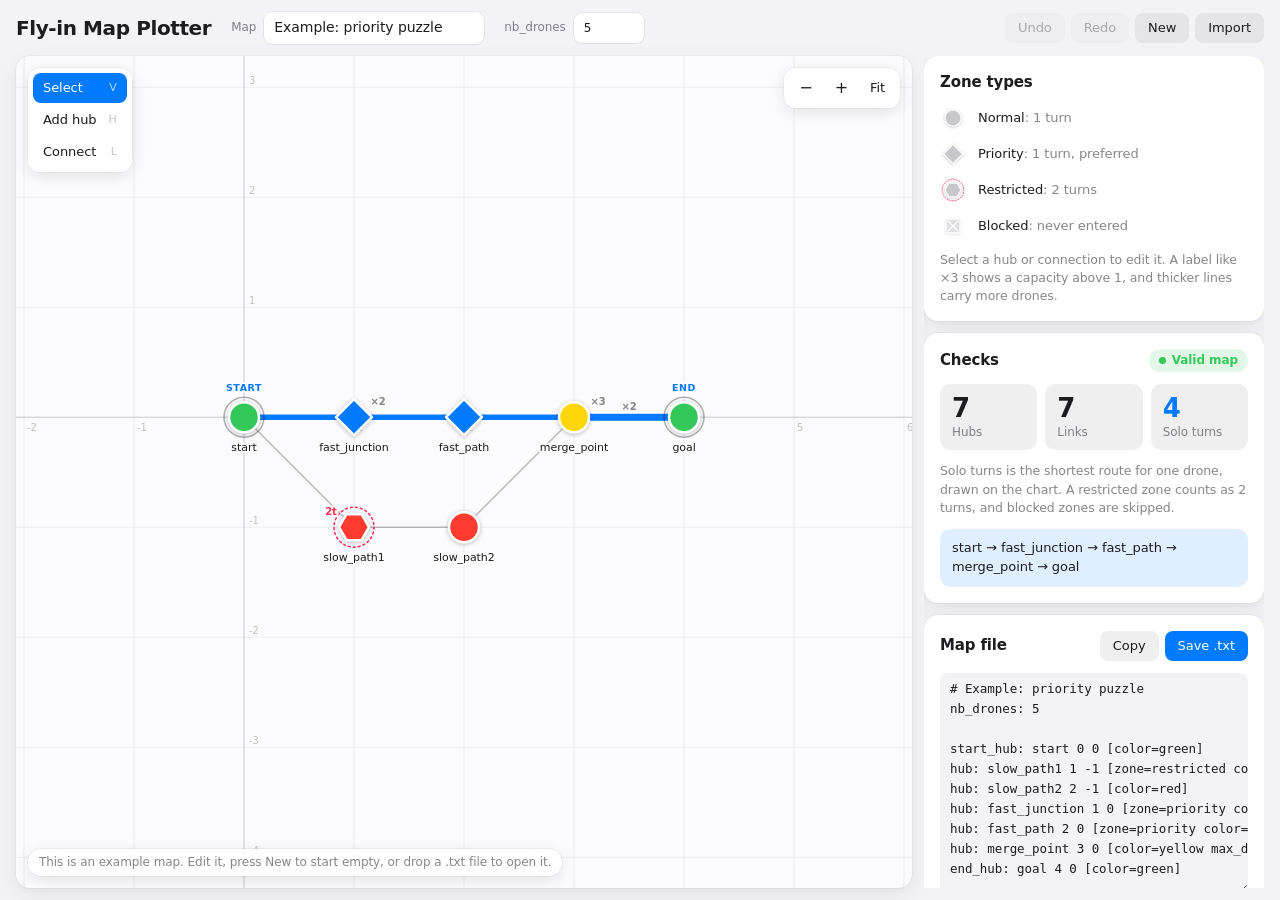
<file: index.html>
<!doctype html>
<html lang="en">
<head>
<meta charset="utf-8">
<meta name="viewport" content="width=device-width, initial-scale=1, viewport-fit=cover">
<title>Fly-in Map Plotter</title>
<link rel="stylesheet" href="css/style.css">
</head>
<body>
<div class="app">
  <header class="top">
    <h1 class="brand">Fly-in Map Plotter</h1>
    <label class="field"><span class="label">Map</span><input type="text" id="mapTitle" spellcheck="false"></label>
    <label class="field"><span class="label">nb_drones</span><input type="number" class="mono" id="nbDrones" min="1" step="1"></label>
    <span class="spacer"></span>
    <div class="group">
      <button class="btn" id="undo" type="button" title="Ctrl+Z">Undo</button>
      <button class="btn" id="redo" type="button" title="Ctrl+Y">Redo</button>
      <button class="btn" id="newMap" type="button">New</button>
      <button class="btn" id="openImport" type="button" title="Ctrl+O, or drop a .txt file anywhere, or press Ctrl+V to paste a map">Import</button>
    </div>
  </header>

  <main class="work">
    <section class="chart" aria-label="Map chart">
      <svg id="svg" role="application" aria-label="Map editor. Use the tool buttons to add hubs and connections."></svg>
      <div class="rail" role="toolbar" aria-label="Tools">
        <button type="button" id="tool-select" data-tool="select">Select <kbd>V</kbd></button>
        <button type="button" id="tool-hub" data-tool="hub">Add hub <kbd>H</kbd></button>
        <button type="button" id="tool-link" data-tool="link">Connect <kbd>L</kbd></button>
      </div>
      <div class="zoom">
        <button type="button" id="zoomOut" aria-label="Zoom out">&minus;</button>
        <button type="button" id="zoomIn" aria-label="Zoom in">+</button>
        <button type="button" id="fit">Fit</button>
      </div>
      <div class="status"><span id="status" aria-live="polite"></span><span id="cursor"></span></div>
    </section>

    <aside class="side">
      <section class="card" id="inspector" aria-label="Selected item"></section>

      <section class="card" aria-label="Map checks">
        <div class="head"><h2>Checks</h2><span class="pill" id="verdict"></span></div>
        <ul class="checks" id="checks"></ul>
        <dl class="stats">
          <div><dt class="label">Hubs</dt><dd id="statHubs"></dd></div>
          <div><dt class="label">Links</dt><dd id="statLinks"></dd></div>
          <div><dt class="label">Solo turns</dt><dd id="statTurns"></dd></div>
        </dl>
        <p class="note">Solo turns is the shortest route for one drone, drawn on the chart. A restricted zone counts as 2 turns, and blocked zones are skipped.</p>
        <p id="routeText" class="note"></p>
      </section>

      <section class="card" aria-label="Map file">
        <div class="head">
          <h2>Map file</h2>
          <div class="group">
            <button class="btn" id="copy" type="button">Copy</button>
            <button class="btn primary" id="save" type="button" title="Ctrl+S" hidden>Save .txt</button>
          </div>
        </div>
        <textarea id="output" readonly spellcheck="false" aria-label="Generated map file"></textarea>
      </section>
    </aside>
  </main>
</div>

<div class="modal" id="importModal" hidden role="dialog" aria-modal="true" aria-labelledby="importTitle">
  <div class="card">
    <h2 id="importTitle">Import a map</h2>
    <p class="note">Choose a .txt file to load it right away, or paste a map below. Your current map stays until the import succeeds, and Undo brings it back afterwards.</p>
    <input type="file" id="importFile" accept=".txt,text/plain">
    <textarea id="importText" spellcheck="false" aria-label="Map text to import" placeholder="nb_drones: 2&#10;start_hub: a 0 0&#10;end_hub: b 1 0&#10;connection: a-b"></textarea>
    <p id="importError" hidden></p>
    <div class="group">
      <button class="btn primary" id="importGo" type="button">Load map</button>
      <button class="btn" id="importCancel" type="button">Cancel</button>
    </div>
  </div>
</div>

<script src="js/core.js"></script>
<script src="js/app.js"></script>
</body>
</html>
</file>
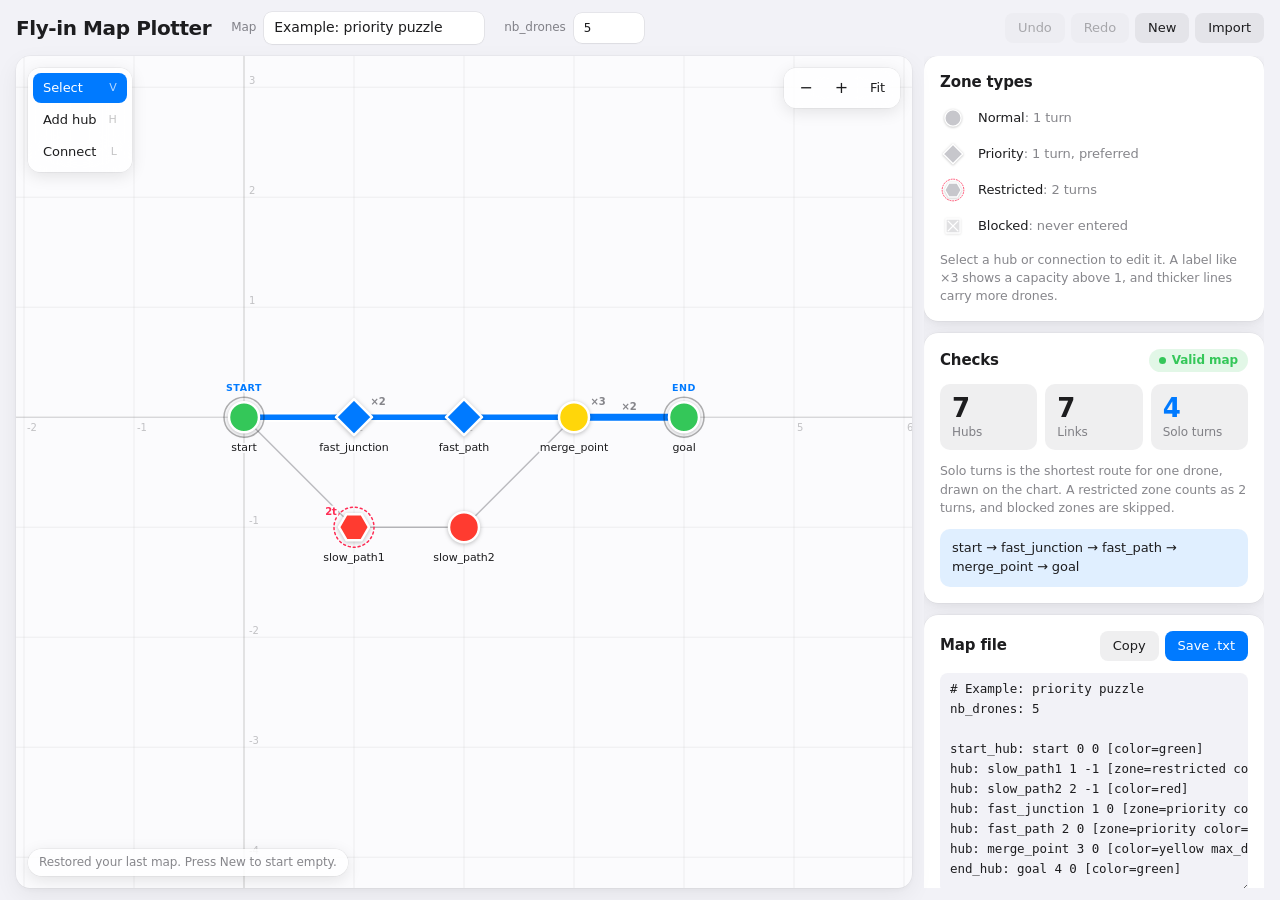
<file: fly-in-map-plotter.html>
<!doctype html>
<html lang="en">
<head>
<meta charset="utf-8">
<meta name="viewport" content="width=device-width, initial-scale=1, viewport-fit=cover">
<title>Fly-in Map Plotter</title>
<style>
/* Layout: a macOS-style editor window. The map canvas fills the space like Apple Maps, with floating frosted controls; a grouped inspector sits on the right. */
:root {
  --bg: #f2f2f7; --material: rgba(255, 255, 255, .78); --material-solid: #ffffff; --canvas: #fbfbfd;
  --label: #1d1d1f; --secondary: rgba(60, 60, 67, .62); --tertiary: rgba(60, 60, 67, .3);
  --separator: rgba(60, 60, 67, .14); --fill: rgba(120, 120, 128, .12); --fill-hover: rgba(120, 120, 128, .2);
  --grid: rgba(60, 60, 67, .07); --axis: rgba(60, 60, 67, .2);
  --accent: #007aff; --accent-tint: rgba(0, 122, 255, .12); --on-accent: #ffffff;
  --restricted: #ff2d55; --priority: #34c759; --blocked: #8e8e93; --route: #007aff; --route-casing: #ffffff;
  --error: #ff3b30; --warn: #ff9500; --ok: #34c759;
  --thumb: #ffffff; --hub-stroke: #ffffff; --hub-empty: #c7c7cc;
  --shadow: 0 0 0 .5px rgba(0, 0, 0, .06), 0 2px 6px rgba(0, 0, 0, .04), 0 8px 24px rgba(0, 0, 0, .06);
  --shadow-float: 0 0 0 .5px rgba(0, 0, 0, .08), 0 4px 16px rgba(0, 0, 0, .1);
  --text: -apple-system, BlinkMacSystemFont, "SF Pro Text", "Inter", "Segoe UI", system-ui, sans-serif;
  --rounded: ui-rounded, "SF Pro Rounded", -apple-system, BlinkMacSystemFont, "Inter", system-ui, sans-serif;
  --mono: ui-monospace, "SF Mono", SFMono-Regular, Menlo, "Cascadia Mono", monospace;
}
@media (prefers-color-scheme: dark) {
  :root:not([data-theme="light"]) {
    --bg: #000000; --material: rgba(30, 30, 32, .74); --material-solid: #1c1c1e; --canvas: #111113;
    --label: #f5f5f7; --secondary: rgba(235, 235, 245, .6); --tertiary: rgba(235, 235, 245, .3);
    --separator: rgba(84, 84, 88, .55); --fill: rgba(118, 118, 128, .24); --fill-hover: rgba(118, 118, 128, .34);
    --grid: rgba(235, 235, 245, .05); --axis: rgba(235, 235, 245, .16);
    --accent: #0a84ff; --accent-tint: rgba(10, 132, 255, .2); --on-accent: #ffffff;
    --restricted: #ff375f; --priority: #30d158; --blocked: #8e8e93; --route: #0a84ff; --route-casing: #0b3a73;
    --error: #ff453a; --warn: #ff9f0a; --ok: #30d158;
    --thumb: #636366; --hub-stroke: #f5f5f7; --hub-empty: #48484a;
    --shadow: 0 0 0 .5px rgba(255, 255, 255, .08), 0 8px 24px rgba(0, 0, 0, .4);
    --shadow-float: 0 0 0 .5px rgba(255, 255, 255, .1), 0 6px 20px rgba(0, 0, 0, .5);
    color-scheme: dark;
  }
}
:root[data-theme="dark"] {
  --bg: #000000; --material: rgba(30, 30, 32, .74); --material-solid: #1c1c1e; --canvas: #111113;
  --label: #f5f5f7; --secondary: rgba(235, 235, 245, .6); --tertiary: rgba(235, 235, 245, .3);
  --separator: rgba(84, 84, 88, .55); --fill: rgba(118, 118, 128, .24); --fill-hover: rgba(118, 118, 128, .34);
  --grid: rgba(235, 235, 245, .05); --axis: rgba(235, 235, 245, .16);
  --accent: #0a84ff; --accent-tint: rgba(10, 132, 255, .2); --on-accent: #ffffff;
  --restricted: #ff375f; --priority: #30d158; --blocked: #8e8e93; --route: #0a84ff; --route-casing: #0b3a73;
  --error: #ff453a; --warn: #ff9f0a; --ok: #30d158;
  --thumb: #636366; --hub-stroke: #f5f5f7; --hub-empty: #48484a;
  --shadow: 0 0 0 .5px rgba(255, 255, 255, .08), 0 8px 24px rgba(0, 0, 0, .4);
  --shadow-float: 0 0 0 .5px rgba(255, 255, 255, .1), 0 6px 20px rgba(0, 0, 0, .5);
  color-scheme: dark;
}
* { box-sizing: border-box; }
[hidden] { display: none !important; }
html, body { height: 100%; }
body { margin: 0; background: var(--bg); color: var(--label); font-family: var(--text); font-size: 14px; line-height: 1.4;
  -webkit-font-smoothing: antialiased; letter-spacing: -.005em; }
button, input, select, textarea { font: inherit; color: inherit; letter-spacing: inherit; }
:focus-visible { outline: 3px solid color-mix(in srgb, var(--accent) 45%, transparent); outline-offset: 1px; }

.app { height: 100%; display: grid; grid-template-rows: auto minmax(0, 1fr); gap: 12px;
  padding-block: 12px; padding-left: max(16px, env(safe-area-inset-left, 0px)); padding-right: max(16px, env(safe-area-inset-right, 0px)); }

/* Toolbar */
.top { display: flex; flex-wrap: wrap; align-items: center; gap: 10px 20px; }
.brand { font-weight: 700; font-size: 20px; letter-spacing: -.02em; margin: 0; white-space: nowrap; }
.field { display: flex; align-items: center; gap: 8px; min-width: 0; }
.label { font-size: 12px; font-weight: 500; color: var(--secondary); white-space: nowrap; }
.top .spacer { flex: 1 1 0; }
input[type="text"], input[type="number"], select, textarea {
  background: var(--material-solid); border: 0; box-shadow: 0 0 0 .5px var(--separator), 0 1px 2px rgba(0, 0, 0, .04);
  border-radius: 8px; padding: 6px 10px; min-width: 0; transition: box-shadow .15s; }
input[type="text"]:focus, input[type="number"]:focus, textarea:focus { outline: none; box-shadow: 0 0 0 1px var(--accent), 0 0 0 4px var(--accent-tint); }
input:disabled { opacity: .4; }
input.mono, textarea { font-family: var(--mono); font-size: 12.5px; }
input.bad, input.bad:focus { box-shadow: 0 0 0 1px var(--error), 0 0 0 4px color-mix(in srgb, var(--error) 18%, transparent); }
#mapTitle { width: 220px; max-width: 100%; }
#nbDrones { width: 70px; }
input[type="file"] { font-size: 13px; color: var(--secondary); }
input[type="file"]::file-selector-button { font: 500 13px var(--text); color: var(--accent); background: var(--fill); border: 0; border-radius: 8px; padding: 6px 12px; margin-right: 10px; cursor: pointer; }

.btn { font-weight: 500; font-size: 13px; background: var(--fill); border: 0; border-radius: 8px; padding: 6px 13px; cursor: pointer; white-space: nowrap;
  transition: background .15s, transform .1s; }
.btn:hover:not(:disabled) { background: var(--fill-hover); }
.btn:active:not(:disabled) { transform: scale(.97); }
.btn:disabled { opacity: .35; cursor: default; }
.btn.primary { background: var(--accent); color: var(--on-accent); }
.btn.primary:hover:not(:disabled) { background: color-mix(in srgb, var(--accent) 88%, #000); }
#delItem { color: var(--error); }
.group { display: flex; gap: 6px; flex-wrap: wrap; }

/* Canvas */
.work { display: grid; grid-template-columns: minmax(0, 1fr) 340px; gap: 12px; min-height: 0; }
.chart { position: relative; background: var(--canvas); border-radius: 14px; overflow: hidden; min-height: 0; box-shadow: var(--shadow); }
#svg { position: absolute; inset: 0; width: 100%; height: 100%; display: block; touch-action: none; user-select: none; -webkit-user-select: none; }
.rail, .zoom, .status > * { background: var(--material); backdrop-filter: saturate(180%) blur(20px); -webkit-backdrop-filter: saturate(180%) blur(20px); box-shadow: var(--shadow-float); }
.rail { position: absolute; top: 12px; left: 12px; display: flex; flex-direction: column; gap: 2px; padding: 5px; border-radius: 12px; }
.rail button, .zoom button { display: flex; align-items: center; gap: 12px; background: transparent; border: 0; border-radius: 8px; padding: 6px 10px;
  cursor: pointer; font-weight: 500; font-size: 13px; transition: background .15s; }
.rail button:hover, .zoom button:hover { background: var(--fill); }
.rail button kbd { font-family: var(--text); font-size: 11px; color: var(--tertiary); margin-left: auto; }
.rail button[aria-pressed="true"] { background: var(--accent); color: var(--on-accent); }
.rail button[aria-pressed="true"] kbd { color: rgba(255, 255, 255, .7); }
.zoom { position: absolute; top: 12px; right: 12px; display: flex; gap: 0; padding: 4px; border-radius: 12px; }
.zoom button { padding: 5px 11px; font-size: 16px; font-weight: 400; }
.zoom #fit { font-size: 13px; font-weight: 500; }
.status { position: absolute; left: 12px; right: 12px; bottom: 12px; display: flex; justify-content: space-between; align-items: flex-end; gap: 12px;
  pointer-events: none; font-size: 12px; color: var(--secondary); }
.status > * { padding: 5px 11px; border-radius: 999px; }
.status > *:empty { display: none; }
#cursor { font-family: var(--rounded); font-weight: 500; white-space: nowrap; font-variant-numeric: tabular-nums; }
#status.flash { color: var(--label); }

/* Inspector */
.side { display: flex; flex-direction: column; gap: 12px; min-height: 0; overflow-y: auto; scrollbar-width: thin; }
.card { background: var(--material-solid); border-radius: 14px; padding: 16px; display: flex; flex-direction: column; gap: 12px; box-shadow: var(--shadow); }
.card h2 { font-weight: 600; font-size: 15px; letter-spacing: -.01em; margin: 0; }
.head { display: flex; align-items: center; justify-content: space-between; gap: 8px; }
.row { display: grid; grid-template-columns: 1fr 1fr; gap: 10px; }
.stack { display: flex; flex-direction: column; gap: 6px; min-width: 0; }
.stack input, .stack select { width: 100%; }
.seg { display: flex; flex-wrap: wrap; gap: 0; padding: 2px; border-radius: 9px; background: var(--fill); }
.seg button { flex: 1 1 auto; background: transparent; border: 0; border-radius: 7px; padding: 5px 8px; cursor: pointer; font-size: 13px; font-weight: 500;
  transition: background .2s, box-shadow .2s; }
.seg button[aria-pressed="true"] { background: var(--thumb); box-shadow: 0 0 0 .5px rgba(0, 0, 0, .04), 0 3px 8px rgba(0, 0, 0, .12), 0 3px 1px rgba(0, 0, 0, .04); font-weight: 600; }
.note { font-size: 12.5px; color: var(--secondary); margin: 0; line-height: 1.45; }
.note.mono { font-family: var(--mono); color: var(--label); font-size: 13px; }
.swatches { display: flex; flex-wrap: wrap; gap: 8px; }
.swatch { width: 22px; height: 22px; border-radius: 50%; border: 0; box-shadow: inset 0 0 0 1px var(--separator); cursor: pointer; padding: 0; transition: transform .12s; }
.swatch:hover { transform: scale(1.12); }
.swatch.none { background: var(--fill); font-size: 12px; line-height: 1; color: var(--secondary); }
.legend { display: grid; grid-template-columns: 28px 1fr; gap: 10px 10px; align-items: center; margin: 0; font-size: 13px; }
.legend svg { width: 26px; height: 26px; display: block; overflow: visible; }
.legend dd { margin: 0; color: var(--secondary); }
.legend b { font-weight: 500; color: var(--label); }

.pill { font-size: 12px; font-weight: 600; padding: 3px 10px; border-radius: 999px; white-space: nowrap; display: inline-flex; align-items: center; gap: 6px; }
.pill::before { content: ""; width: 7px; height: 7px; border-radius: 50%; background: currentColor; }
.pill.err { color: var(--error); background: color-mix(in srgb, var(--error) 12%, transparent); }
.pill.warn { color: var(--warn); background: color-mix(in srgb, var(--warn) 14%, transparent); }
.pill.ok { color: var(--ok); background: color-mix(in srgb, var(--ok) 14%, transparent); }
.checks { list-style: none; margin: 0; padding: 0; display: flex; flex-direction: column; border-radius: 10px; overflow: hidden; background: var(--fill); }
.checks li + li { border-top: .5px solid var(--separator); }
.checks button { display: grid; grid-template-columns: 50px 1fr; gap: 8px; width: 100%; text-align: left; background: transparent; border: 0; padding: 8px 10px; font-size: 13px; }
.checks button.link { cursor: pointer; }
.checks button.link:hover { background: var(--fill); }
.sev { font-size: 12px; font-weight: 600; padding-top: 1px; }
.sev.err { color: var(--error); } .sev.warn { color: var(--warn); }
.stats { display: grid; grid-template-columns: repeat(3, 1fr); gap: 8px; margin: 0; }
.stats div { display: flex; flex-direction: column; gap: 0; padding: 10px 12px; border-radius: 10px; background: var(--fill); }
.stats dd { margin: 0; font-family: var(--rounded); font-weight: 600; font-size: 26px; line-height: 1.15; letter-spacing: -.02em; font-variant-numeric: tabular-nums; }
.stats div:last-child dd { color: var(--accent); }
.stats dt { order: 2; font-size: 12px; }
#routeText { font-size: 13px; color: var(--label); overflow-wrap: anywhere; padding: 10px 12px; border-radius: 10px; background: var(--accent-tint); }
#output { width: 100%; height: 220px; resize: vertical; white-space: pre; overflow: auto; line-height: 1.6; background: var(--bg); box-shadow: none; }

.modal { position: fixed; inset: 0; background: rgba(0, 0, 0, .28); backdrop-filter: blur(6px); -webkit-backdrop-filter: blur(6px);
  display: flex; align-items: center; justify-content: center; z-index: 20;
  padding: 16px max(16px, env(safe-area-inset-right, 0px)) 16px max(16px, env(safe-area-inset-left, 0px)); }
.modal .card { width: 540px; max-width: 100%; max-height: 100%; overflow: auto; padding: 20px; border-radius: 16px;
  box-shadow: 0 0 0 .5px rgba(0, 0, 0, .1), 0 24px 70px rgba(0, 0, 0, .3); animation: pop .22s cubic-bezier(.2, .9, .3, 1.2); }
@keyframes pop { from { transform: scale(.94); opacity: 0; } }
.modal h2 { font-size: 17px; }
.modal .group { justify-content: flex-end; flex-direction: row-reverse; }
#importText { width: 100%; height: 240px; white-space: pre; background: var(--bg); box-shadow: none; }
#importError { color: var(--error); font-size: 13px; margin: 0; }
body.dropping .chart::after { content: "Drop to open this map"; position: absolute; inset: 0; display: flex; align-items: center; justify-content: center;
  background: color-mix(in srgb, var(--accent) 12%, var(--canvas)); color: var(--accent); font-size: 17px; font-weight: 600; pointer-events: none; }

/* Map drawing */
.g-minor { stroke: var(--grid); stroke-width: 1; }
.g-axis { stroke: var(--axis); stroke-width: 1; }
.g-tick { fill: var(--tertiary); font: 500 10px var(--rounded); }
.c-line { stroke: var(--secondary); fill: none; stroke-linecap: round; opacity: .55; }
.c-line.toblocked { stroke-dasharray: 2 6; opacity: .35; }
.c-line.sel { stroke: var(--accent); opacity: 1; }
.c-route { stroke: var(--route-casing); fill: none; stroke-linecap: round; pointer-events: none; }
.c-flow { stroke: var(--route); fill: none; stroke-linecap: round; pointer-events: none; }
.c-hit { stroke: transparent; stroke-width: 18; fill: none; cursor: pointer; pointer-events: stroke; }
.rubber { stroke: var(--accent); stroke-width: 2.5; stroke-dasharray: 1 6; stroke-linecap: round; pointer-events: none; }
.halo { fill: var(--accent-tint); stroke: var(--accent); stroke-width: 2; }
.h-body { stroke: var(--hub-stroke); stroke-width: 2.5; stroke-linejoin: round; filter: drop-shadow(0 1px 2px rgba(0, 0, 0, .25)); }
.h-body.none { fill: var(--hub-empty); }
.h-body.blocked { opacity: .55; }
.h-ring { fill: none; stroke: var(--label); stroke-width: 1.5; opacity: .35; }
.h-restrict { fill: none; stroke: var(--restricted); stroke-width: 1.5; stroke-dasharray: 2 3; stroke-linecap: round; }
.h-x { stroke: var(--hub-stroke); stroke-width: 2.5; stroke-linecap: round; }
.h-name { font: 500 11px var(--text); fill: var(--label); paint-order: stroke; stroke: var(--canvas); stroke-width: 4px; stroke-linejoin: round; text-anchor: middle; }
.h-role { font: 700 9.5px var(--text); letter-spacing: .06em; fill: var(--accent); paint-order: stroke; stroke: var(--canvas); stroke-width: 4px; stroke-linejoin: round; text-anchor: middle; }
.badge { font: 600 10px var(--rounded); fill: var(--secondary); paint-order: stroke; stroke: var(--canvas); stroke-width: 4px; stroke-linejoin: round; text-anchor: middle; }
.badge.turns { fill: var(--restricted); }
.hub-g { cursor: grab; }
.empty { font: 500 14px var(--text); fill: var(--secondary); text-anchor: middle; }

@media (prefers-reduced-motion: reduce) { .modal .card { animation: none; } }
@media (max-width: 860px) {
  html, body { height: auto; }
  .app { height: auto; }
  .work { grid-template-columns: minmax(0, 1fr); }
  .chart { height: 64vh; min-height: 340px; }
  .side { overflow: visible; }
  .rail button kbd { display: none; }
}
</style>
</head>
<body>
<div class="app">
  <header class="top">
    <h1 class="brand">Fly-in Map Plotter</h1>
    <label class="field"><span class="label">Map</span><input type="text" id="mapTitle" spellcheck="false"></label>
    <label class="field"><span class="label">nb_drones</span><input type="number" class="mono" id="nbDrones" min="1" step="1"></label>
    <span class="spacer"></span>
    <div class="group">
      <button class="btn" id="undo" type="button" title="Ctrl+Z">Undo</button>
      <button class="btn" id="redo" type="button" title="Ctrl+Y">Redo</button>
      <button class="btn" id="newMap" type="button">New</button>
      <button class="btn" id="openImport" type="button" title="Ctrl+O, or drop a .txt file anywhere, or press Ctrl+V to paste a map">Import</button>
    </div>
  </header>

  <main class="work">
    <section class="chart" aria-label="Map chart">
      <svg id="svg" role="application" aria-label="Map editor. Use the tool buttons to add hubs and connections."></svg>
      <div class="rail" role="toolbar" aria-label="Tools">
        <button type="button" id="tool-select" data-tool="select">Select <kbd>V</kbd></button>
        <button type="button" id="tool-hub" data-tool="hub">Add hub <kbd>H</kbd></button>
        <button type="button" id="tool-link" data-tool="link">Connect <kbd>L</kbd></button>
      </div>
      <div class="zoom">
        <button type="button" id="zoomOut" aria-label="Zoom out">&minus;</button>
        <button type="button" id="zoomIn" aria-label="Zoom in">+</button>
        <button type="button" id="fit">Fit</button>
      </div>
      <div class="status"><span id="status" aria-live="polite"></span><span id="cursor"></span></div>
    </section>

    <aside class="side">
      <section class="card" id="inspector" aria-label="Selected item"></section>

      <section class="card" aria-label="Map checks">
        <div class="head"><h2>Checks</h2><span class="pill" id="verdict"></span></div>
        <ul class="checks" id="checks"></ul>
        <dl class="stats">
          <div><dt class="label">Hubs</dt><dd id="statHubs"></dd></div>
          <div><dt class="label">Links</dt><dd id="statLinks"></dd></div>
          <div><dt class="label">Solo turns</dt><dd id="statTurns"></dd></div>
        </dl>
        <p class="note">Solo turns is the shortest route for one drone, drawn on the chart. A restricted zone counts as 2 turns, and blocked zones are skipped.</p>
        <p id="routeText" class="note"></p>
      </section>

      <section class="card" aria-label="Map file">
        <div class="head">
          <h2>Map file</h2>
          <div class="group">
            <button class="btn" id="copy" type="button">Copy</button>
            <button class="btn primary" id="save" type="button" title="Ctrl+S" hidden>Save .txt</button>
          </div>
        </div>
        <textarea id="output" readonly spellcheck="false" aria-label="Generated map file"></textarea>
      </section>
    </aside>
  </main>
</div>

<div class="modal" id="importModal" hidden role="dialog" aria-modal="true" aria-labelledby="importTitle">
  <div class="card">
    <h2 id="importTitle">Import a map</h2>
    <p class="note">Choose a .txt file to load it right away, or paste a map below. Your current map stays until the import succeeds, and Undo brings it back afterwards.</p>
    <input type="file" id="importFile" accept=".txt,text/plain">
    <textarea id="importText" spellcheck="false" aria-label="Map text to import" placeholder="nb_drones: 2&#10;start_hub: a 0 0&#10;end_hub: b 1 0&#10;connection: a-b"></textarea>
    <p id="importError" hidden></p>
    <div class="group">
      <button class="btn primary" id="importGo" type="button">Load map</button>
      <button class="btn" id="importCancel" type="button">Cancel</button>
    </div>
  </div>
</div>

<script>
/* Map logic with no page access: read, write and check the Fly-in format. */
const ZONES = ["normal", "blocked", "restricted", "priority"];
const META_ERR = (line, msg) => ({ ok: false, line, msg });
const isInt = (v) => /^[+-]?\d+$/.test(String(v).trim());
const isPosInt = (v) => isInt(v) && Number(v) > 0;

function parseMeta(text, allowed, ignored) {
  if (!(text.startsWith("[") && text.endsWith("]"))) return { error: "metadata must be inside [...]" };
  const out = {};
  for (const tag of text.slice(1, -1).split(/\s+/).filter(Boolean)) {
    const at = tag.indexOf("=");
    const key = at < 0 ? tag : tag.slice(0, at);
    const value = at < 0 ? "" : tag.slice(at + 1);
    if (!key || !value) return { error: `'${tag}' should be key=value` };
    if (ignored.includes(key)) continue;
    if (!allowed.includes(key)) return { error: `unknown metadata tag '${key}'` };
    if (key in out) return { error: `tag '${key}' is given twice` };
    if ((key === "max_drones" || key === "max_link_capacity") && !isPosInt(value)) return { error: `${key} must be a positive integer` };
    if (key === "zone" && !ZONES.includes(value)) return { error: `zone must be one of ${ZONES.join(", ")}` };
    out[key] = value;
  }
  return { meta: out };
}

function parseMap(text) {
  const lines = [];
  let title = "";
  text.split(/\r?\n/).forEach((raw, i) => {
    const line = raw.trim();
    if (line.startsWith("#") && !lines.length && !title) title = line.replace(/^#+\s*/, "");
    if (line && !line.startsWith("#")) lines.push([i + 1, line]);
  });
  if (!lines.length) return META_ERR(null, "the map is empty");
  const [firstNo, first] = lines[0];
  const firstAt = first.indexOf(":");
  if (firstAt < 0 || first.slice(0, firstAt).trim() !== "nb_drones") return META_ERR(firstNo, "the first line must be nb_drones: <number>");
  const nb = first.slice(firstAt + 1).trim();
  if (!isPosInt(nb)) return META_ERR(firstNo, "nb_drones must be a positive integer");

  const map = { title, nb: Number(nb), hubs: [], conns: [], nextId: 1 };
  const byName = new Map();
  const pairs = new Set();
  let hasStart = false, hasEnd = false;
  for (const [no, line] of lines.slice(1)) {
    const at = line.indexOf(":");
    const prefix = (at < 0 ? line : line.slice(0, at)).trim();
    const rest = at < 0 ? "" : line.slice(at + 1).trim();
    if (prefix === "start_hub" || prefix === "end_hub" || prefix === "hub") {
      const m = rest.match(/^(\S+)\s+(\S+)\s+(\S+)(?:\s+(.*))?$/);
      if (!m) return META_ERR(no, "expected <name> <x> <y> [metadata]");
      const [, name, x, y, metaText] = m;
      if (name.includes("-")) return META_ERR(no, `hub name '${name}' must not contain a dash`);
      if (byName.has(name)) return META_ERR(no, `duplicate hub name '${name}'`);
      if (!isInt(x) || !isInt(y)) return META_ERR(no, "x and y must be integers");
      const role = prefix === "start_hub" ? "start" : prefix === "end_hub" ? "end" : "hub";
      if (role === "start" && hasStart) return META_ERR(no, "there must be exactly one start_hub");
      if (role === "end" && hasEnd) return META_ERR(no, "there must be exactly one end_hub");
      hasStart = hasStart || role === "start";
      hasEnd = hasEnd || role === "end";
      const parsed = metaText ? parseMeta(metaText, ["zone", "color", "max_drones"], role === "hub" ? [] : ["max_drones"]) : { meta: {} };
      if (parsed.error) return META_ERR(no, parsed.error);
      const hub = { id: map.nextId++, name, x: Number(x), y: Number(y), role,
        zone: parsed.meta.zone || "normal", color: parsed.meta.color || "", max: Number(parsed.meta.max_drones || 1) };
      map.hubs.push(hub);
      byName.set(name, hub);
    } else if (prefix === "connection") {
      const m = rest.match(/^(\S+)(?:\s+(.*))?$/);
      if (!m) return META_ERR(no, "expected <hub_a>-<hub_b> [metadata]");
      const dash = m[1].indexOf("-");
      if (dash < 0) return META_ERR(no, "expected <hub_a>-<hub_b>");
      const a = m[1].slice(0, dash), b = m[1].slice(dash + 1);
      for (const n of [a, b]) if (!byName.has(n)) return META_ERR(no, `hub '${n}' is not defined before this line`);
      if (a === b) return META_ERR(no, `hub '${a}' can't connect to itself`);
      const key = [a, b].sort().join("\n");
      if (pairs.has(key)) return META_ERR(no, `duplicate connection '${a}-${b}'`);
      pairs.add(key);
      const parsed = m[2] ? parseMeta(m[2], ["max_link_capacity"], []) : { meta: {} };
      if (parsed.error) return META_ERR(no, parsed.error);
      map.conns.push({ id: map.nextId++, a: byName.get(a).id, b: byName.get(b).id, cap: Number(parsed.meta.max_link_capacity || 1) });
    } else {
      return META_ERR(no, `unknown line type '${prefix}'`);
    }
  }
  if (!hasStart) return META_ERR(null, "the map has no start_hub");
  if (!hasEnd) return META_ERR(null, "the map has no end_hub");
  return { ok: true, map };
}

function hubLine(h) {
  const tags = [];
  if (h.zone !== "normal") tags.push(`zone=${h.zone}`);
  if (h.color) tags.push(`color=${h.color}`);
  if (h.role === "hub" && String(h.max) !== "1") tags.push(`max_drones=${h.max}`);
  const prefix = h.role === "start" ? "start_hub" : h.role === "end" ? "end_hub" : "hub";
  return `${prefix}: ${h.name} ${h.x} ${h.y}${tags.length ? ` [${tags.join(" ")}]` : ""}`;
}

function serialize(map) {
  const out = [];
  if (map.title && map.title.trim()) out.push(`# ${map.title.trim()}`);
  out.push(`nb_drones: ${map.nb}`, "");
  const rank = { start: 0, hub: 1, end: 2 };
  const hubs = [...map.hubs].sort((p, q) => rank[p.role] - rank[q.role]);
  hubs.forEach((h) => out.push(hubLine(h)));
  if (map.conns.length) out.push("");
  const byId = new Map(map.hubs.map((h) => [h.id, h]));
  map.conns.forEach((c) => {
    const cap = String(c.cap) !== "1" ? ` [max_link_capacity=${c.cap}]` : "";
    out.push(`connection: ${byId.get(c.a).name}-${byId.get(c.b).name}${cap}`);
  });
  return out.join("\n") + "\n";
}

/* Cheapest route from start to end. Priority zones win ties, as the subject asks. */
function shortestRoute(map) {
  const start = map.hubs.find((h) => h.role === "start");
  const end = map.hubs.find((h) => h.role === "end");
  if (!start || !end || start.zone === "blocked" || end.zone === "blocked") return null;
  const near = new Map(map.hubs.map((h) => [h.id, []]));
  const byId = new Map(map.hubs.map((h) => [h.id, h]));
  map.conns.forEach((c) => { near.get(c.a).push(c.b); near.get(c.b).push(c.a); });
  const WEIGHT = 1000;
  const dist = new Map([[start.id, 0]]);
  const prev = new Map();
  const done = new Set();
  for (;;) {
    let cur = null;
    dist.forEach((d, id) => { if (!done.has(id) && (cur === null || d < dist.get(cur))) cur = id; });
    if (cur === null) return null;
    if (cur === end.id) break;
    done.add(cur);
    for (const next of near.get(cur)) {
      const h = byId.get(next);
      if (h.zone === "blocked" || done.has(next)) continue;
      const step = (h.zone === "restricted" ? 2 : 1) * WEIGHT - (h.zone === "priority" ? 1 : 0);
      const total = dist.get(cur) + step;
      if (!dist.has(next) || total < dist.get(next)) { dist.set(next, total); prev.set(next, cur); }
    }
  }
  const path = [end.id];
  while (path[0] !== start.id) path.unshift(prev.get(path[0]));
  return { path, turns: Math.ceil(dist.get(end.id) / WEIGHT) };
}

function reachableFromStart(map, start) {
  const seen = new Set([start.id]);
  const blocked = new Set(map.hubs.filter((h) => h.zone === "blocked").map((h) => h.id));
  const queue = [start.id];
  while (queue.length) {
    const cur = queue.pop();
    for (const c of map.conns) {
      const next = c.a === cur ? c.b : c.b === cur ? c.a : null;
      if (next !== null && !seen.has(next) && !blocked.has(next)) { seen.add(next); queue.push(next); }
    }
  }
  return seen;
}

/* errors: your parser must reject the file. warnings: the file is valid but worth a look. */
function checkMap(map) {
  const errors = [], warnings = [];
  const hubRef = (h) => ({ type: "hub", id: h.id });
  if (!isPosInt(map.nb)) errors.push({ msg: "nb_drones must be a positive integer." });
  const starts = map.hubs.filter((h) => h.role === "start");
  const ends = map.hubs.filter((h) => h.role === "end");
  if (starts.length !== 1) errors.push({ msg: starts.length ? "There must be only one start hub." : "Set one hub as Start." });
  if (ends.length !== 1) errors.push({ msg: ends.length ? "There must be only one end hub." : "Set one hub as End." });
  const names = new Map();
  map.hubs.forEach((h) => {
    const label = h.name || "(unnamed)";
    if (!h.name) errors.push({ msg: "A hub has no name.", ref: hubRef(h) });
    else if (/[-\s]/.test(h.name)) errors.push({ msg: `'${label}': names can't contain dashes or spaces.`, ref: hubRef(h) });
    if (h.name && names.has(h.name)) errors.push({ msg: `'${label}': this name is already used.`, ref: hubRef(h) });
    names.set(h.name, h);
    if (!isInt(h.x) || !isInt(h.y)) errors.push({ msg: `'${label}': x and y must be integers.`, ref: hubRef(h) });
    if (h.role === "hub" && !isPosInt(h.max)) errors.push({ msg: `'${label}': max_drones must be a positive integer.`, ref: hubRef(h) });
    if (h.color && /[\s\[\]=]/.test(h.color)) errors.push({ msg: `'${label}': color must be one word.`, ref: hubRef(h) });
    if (h.zone === "blocked" && h.role !== "hub") warnings.push({ msg: `'${label}': a blocked ${h.role} hub makes the map unsolvable.`, ref: hubRef(h) });
  });
  const byId = new Map(map.hubs.map((h) => [h.id, h]));
  const pairs = new Set();
  map.conns.forEach((c) => {
    const ref = { type: "conn", id: c.id };
    const key = [c.a, c.b].sort().join("-");
    if (pairs.has(key)) errors.push({ msg: "A connection appears twice.", ref });
    pairs.add(key);
    if (!isPosInt(c.cap)) errors.push({ msg: `${byId.get(c.a).name}-${byId.get(c.b).name}: max_link_capacity must be a positive integer.`, ref });
  });
  const spots = new Map();
  map.hubs.forEach((h) => {
    const key = `${h.x},${h.y}`;
    if (spots.has(key)) warnings.push({ msg: `'${h.name}' and '${spots.get(key).name}' share the point (${key}).`, ref: hubRef(h) });
    else spots.set(key, h);
  });
  const route = starts.length === 1 && ends.length === 1 ? shortestRoute(map) : null;
  if (starts.length === 1 && ends.length === 1 && !route) {
    warnings.push({ msg: "No path links start to end. This parses, but your program must report it clearly." });
  }
  if (starts.length === 1) {
    const seen = reachableFromStart(map, starts[0]);
    map.hubs.forEach((h) => {
      if (!seen.has(h.id) && h.zone !== "blocked" && h.role !== "end") warnings.push({ msg: `'${h.name}' can't be reached from start.`, ref: hubRef(h) });
    });
  }
  return { errors, warnings, route };
}
</script>
<script>
const SAMPLE = `# Example: priority puzzle
nb_drones: 5

start_hub: start 0 0 [color=green]
hub: slow_path1 1 -1 [zone=restricted color=red]
hub: slow_path2 2 -1 [color=red]
hub: fast_junction 1 0 [zone=priority color=blue max_drones=2]
hub: fast_path 2 0 [zone=priority color=blue]
hub: merge_point 3 0 [color=yellow max_drones=3]
end_hub: goal 4 0 [color=green]

connection: start-slow_path1
connection: start-fast_junction
connection: slow_path1-slow_path2
connection: slow_path2-merge_point
connection: fast_junction-fast_path
connection: fast_path-merge_point
connection: merge_point-goal [max_link_capacity=2]
`;
const COLORS = ["red", "orange", "gold", "yellow", "lime", "green", "cyan", "blue", "purple", "magenta", "brown", "gray", "black"];
const DRAFT_KEY = "flyin-plotter-draft";
const NS = "http://www.w3.org/2000/svg";
const R = 15;
const $ = (id) => document.getElementById(id);
const svg = $("svg");

let state = parseMap(SAMPLE).map;
let view = { cx: 0, cy: 0, k: 60 };
let selection = null;
let tool = "select";
let linkFrom = null;
let rubber = null;
let gesture = null;
let undoStack = [], redoStack = [], lastKey = null;
let keySerial = 0;
let lastChecks = { errors: [], warnings: [], route: null };

/* ---------- state ---------- */
function mutate(fn, key) {
  if (!key || key !== lastKey) {
    undoStack.push(JSON.stringify(state));
    if (undoStack.length > 200) undoStack.shift();
  }
  lastKey = key || null;
  redoStack = [];
  fn();
  refresh();
}
function restore(from, to) {
  if (!from.length) return;
  to.push(JSON.stringify(state));
  state = JSON.parse(from.pop());
  lastKey = null;
  if (selection && !findSelected()) selection = null;
  linkFrom = null;
  syncTop();
  renderInspector();
  refresh();
}
function findHub(id) { return state.hubs.find((h) => h.id === id); }
function findSelected() {
  if (!selection) return null;
  return selection.type === "hub" ? findHub(selection.id) : state.conns.find((c) => c.id === selection.id);
}
function select(sel) { selection = sel; renderInspector(); renderChart(); }
function setTool(next) {
  tool = next;
  linkFrom = null; rubber = null;
  document.querySelectorAll("[data-tool]").forEach((b) => b.setAttribute("aria-pressed", String(b.dataset.tool === tool)));
  say({ select: "Drag a hub to move it. Drag empty space to pan.", hub: "Click the grid to place a hub.", link: "Drag from one hub to another, or click both." }[tool], false);
  renderChart();
}
function say(text, flash = true) {
  const el = $("status");
  el.textContent = text;
  el.classList.toggle("flash", flash);
}
function saveDraft() {
  try { localStorage.setItem(DRAFT_KEY, JSON.stringify(state)); } catch (e) { /* the map still works without a draft */ }
}
function loadDraft() {
  try {
    const raw = localStorage.getItem(DRAFT_KEY);
    if (!raw) return false;
    const m = JSON.parse(raw);
    if (!Array.isArray(m.hubs) || !Array.isArray(m.conns) || !m.nextId) return false;
    state = m;
    return true;
  } catch (e) { return false; }
}
function freeName() {
  const used = new Set(state.hubs.map((h) => h.name));
  let n = 1;
  while (used.has(`hub${n}`)) n++;
  return `hub${n}`;
}
function addHub(x, y) {
  /* A map needs a start and an end, so the first hubs placed fill those roles. */
  const missing = (role) => !state.hubs.some((h) => h.role === role);
  const role = missing("start") ? "start" : missing("end") ? "end" : "hub";
  const name = role !== "hub" && !state.hubs.some((h) => h.name === role) ? role : freeName();
  const hub = { id: state.nextId, name, x, y, role, zone: "normal", color: "", max: 1 };
  mutate(() => { state.nextId++; state.hubs.push(hub); });
  select({ type: "hub", id: hub.id });
  const next = { start: " Click again to place the end hub.", end: " Press L, then drag between hubs to connect them.", hub: "" }[role];
  say(`Placed ${name} at (${x}, ${y}).${next}`);
}
function addLink(a, b) {
  if (a === b) { say("A hub can't connect to itself."); return; }
  if (state.conns.some((c) => (c.a === a && c.b === b) || (c.a === b && c.b === a))) { say("These hubs are already connected."); return; }
  const conn = { id: state.nextId, a, b, cap: 1 };
  mutate(() => { state.nextId++; state.conns.push(conn); });
  select({ type: "conn", id: conn.id });
  say(`Connected ${findHub(a).name} to ${findHub(b).name}.`);
}
function removeSelected() {
  const item = findSelected();
  if (!item) return;
  const sel = selection;
  mutate(() => {
    if (sel.type === "hub") {
      state.hubs = state.hubs.filter((h) => h.id !== sel.id);
      state.conns = state.conns.filter((c) => c.a !== sel.id && c.b !== sel.id);
    } else {
      state.conns = state.conns.filter((c) => c.id !== sel.id);
    }
  });
  select(null);
  say("Deleted. Undo brings it back.");
}

/* ---------- geometry ---------- */
function size() { const r = svg.getBoundingClientRect(); return { w: r.width || 800, h: r.height || 600 }; }
function toScreen(x, y) { const { w, h } = size(); return { x: w / 2 + (Number(x) - view.cx) * view.k, y: h / 2 - (Number(y) - view.cy) * view.k }; }
function toWorld(px, py) { const { w, h } = size(); return { x: view.cx + (px - w / 2) / view.k, y: view.cy - (py - h / 2) / view.k }; }
function local(e) { const r = svg.getBoundingClientRect(); return { x: e.clientX - r.left, y: e.clientY - r.top }; }
function hubAt(p) {
  let best = null, bestD = (R + 6) * (R + 6);
  for (const h of state.hubs) {
    const s = toScreen(h.x, h.y);
    const d = (s.x - p.x) ** 2 + (s.y - p.y) ** 2;
    if (d <= bestD) { best = h; bestD = d; }
  }
  return best;
}
function fitView() {
  const { w, h } = size();
  if (!state.hubs.length) { view = { cx: 0, cy: 0, k: 60 }; renderChart(); return; }
  const xs = state.hubs.map((n) => Number(n.x) || 0), ys = state.hubs.map((n) => Number(n.y) || 0);
  const x0 = Math.min(...xs), x1 = Math.max(...xs), y0 = Math.min(...ys), y1 = Math.max(...ys);
  const railRoom = 150;
  const k = Math.min((w - railRoom * 2) / Math.max(x1 - x0, 1), (h - 150) / Math.max(y1 - y0, 1), 110);
  view = { cx: (x0 + x1) / 2, cy: (y0 + y1) / 2, k: Math.max(k, 18) };
  renderChart();
}
function zoomAt(p, factor) {
  const before = toWorld(p.x, p.y);
  view.k = Math.min(180, Math.max(14, view.k * factor));
  const after = toWorld(p.x, p.y);
  view.cx += before.x - after.x;
  view.cy += before.y - after.y;
  renderChart();
}

/* ---------- drawing ---------- */
function el(name, attrs, parent, text) {
  const n = document.createElementNS(NS, name);
  for (const [k, v] of Object.entries(attrs)) n.setAttribute(k, v);
  if (text !== undefined) n.textContent = text;
  if (parent) parent.appendChild(n);
  return n;
}
function polygon(sides, r, rot) {
  const pts = [];
  for (let i = 0; i < sides; i++) {
    const a = rot + (i * 2 * Math.PI) / sides;
    pts.push(`${(r * Math.cos(a)).toFixed(1)},${(r * Math.sin(a)).toFixed(1)}`);
  }
  return pts.join(" ");
}
const SYSTEM_COLORS = { red: "#ff3b30", orange: "#ff9500", gold: "#ffcc00", yellow: "#ffd60a", lime: "#a4e04b", green: "#34c759",
  cyan: "#32ade6", blue: "#007aff", purple: "#af52de", magenta: "#ff2d92", brown: "#a2845e", gray: "#8e8e93", black: "#1c1c1e" };
const shade = (c) => SYSTEM_COLORS[String(c).toLowerCase()] || c;
function usableColor(c) { return c && window.CSS && CSS.supports("color", c); }
function zoneShape(zone, parent, color) {
  const cls = `h-body ${zone}${usableColor(color) ? "" : " none"}`;
  const fill = usableColor(color) ? { fill: shade(color) } : {};
  if (zone === "priority") el("polygon", { class: cls, points: polygon(4, R + 3, 0), ...fill }, parent);
  else if (zone === "restricted") {
    el("circle", { class: "h-restrict", r: R + 5 }, parent);
    el("polygon", { class: cls, points: polygon(6, R, 0), ...fill }, parent);
  } else if (zone === "blocked") {
    el("rect", { class: cls, x: -R + 2, y: -R + 2, width: 2 * R - 4, height: 2 * R - 4, ...fill }, parent);
    const d = R - 6;
    el("line", { class: "h-x", x1: -d, y1: -d, x2: d, y2: d }, parent);
    el("line", { class: "h-x", x1: -d, y1: d, x2: d, y2: -d }, parent);
  } else el("circle", { class: cls, r: R, ...fill }, parent);
}
function renderGrid(root) {
  const { w, h } = size();
  const tl = toWorld(0, 0), br = toWorld(w, h);
  const step = view.k < 24 ? 5 : view.k < 40 ? 2 : 1;
  const x0 = Math.ceil(tl.x / step) * step, y0 = Math.ceil(br.y / step) * step;
  let minor = "";
  for (let x = x0; x <= br.x; x += step) { const s = toScreen(x, 0).x; minor += `M${s.toFixed(1)} 0V${h}`; }
  for (let y = y0; y <= tl.y; y += step) { const s = toScreen(0, y).y; minor += `M0 ${s.toFixed(1)}H${w}`; }
  el("path", { class: "g-minor", d: minor }, root);
  const o = toScreen(0, 0);
  if (o.x >= 0 && o.x <= w) el("line", { class: "g-axis", x1: o.x, y1: 0, x2: o.x, y2: h }, root);
  if (o.y >= 0 && o.y <= h) el("line", { class: "g-axis", x1: 0, y1: o.y, x2: w, y2: o.y }, root);
  const labelY = Math.max(14, Math.min(h - 34, o.y + 14));
  const labelX = Math.max(6, Math.min(w - 26, o.x + 5));
  for (let x = x0; x <= br.x; x += step) if (x !== 0) el("text", { class: "g-tick", x: toScreen(x, 0).x + 3, y: labelY }, root, String(x));
  for (let y = y0; y <= tl.y; y += step) if (y !== 0) el("text", { class: "g-tick", x: labelX, y: toScreen(0, y).y - 3 }, root, String(y));
}
function renderChart() {
  svg.replaceChildren();
  const { w, h } = size();
  svg.setAttribute("viewBox", `0 0 ${w} ${h}`);
  svg.style.cursor = tool === "hub" ? "crosshair" : "default";
  renderGrid(svg);

  const routeEdges = new Map();
  if (lastChecks.route) {
    const p = lastChecks.route.path;
    for (let i = 1; i < p.length; i++) routeEdges.set([p[i - 1], p[i]].sort((a, b) => a - b).join("-"), p[i - 1]);
  }
  for (const c of state.conns) {
    const a = findHub(c.a), b = findHub(c.b);
    if (!a || !b) continue;
    const s = toScreen(a.x, a.y), t = toScreen(b.x, b.y);
    const cap = Math.min(Math.max(Number(c.cap) || 1, 1), 5);
    const width = 1.5 + (cap - 1) * 1.5;
    const g = el("g", {}, svg);
    const isSel = selection && selection.type === "conn" && selection.id === c.id;
    const blocked = a.zone === "blocked" || b.zone === "blocked";
    el("line", { class: `c-line${isSel ? " sel" : ""}${blocked ? " toblocked" : ""}`, x1: s.x, y1: s.y, x2: t.x, y2: t.y, "stroke-width": width }, g);
    if (routeEdges.has([c.a, c.b].sort((m, n) => m - n).join("-"))) {
      el("line", { class: "c-route", x1: s.x, y1: s.y, x2: t.x, y2: t.y, "stroke-width": width + 8 }, g);
      const fwd = routeEdges.get([c.a, c.b].sort((m, n) => m - n).join("-")) === c.a;
      const [f0, f1] = fwd ? [s, t] : [t, s];
      el("line", { class: "c-flow", x1: f0.x, y1: f0.y, x2: f1.x, y2: f1.y, "stroke-width": width + 4 }, g);
    }
    el("line", { class: "c-hit", "data-conn": c.id, x1: s.x, y1: s.y, x2: t.x, y2: t.y }, g);
    if (String(c.cap) !== "1") el("text", { class: "badge", x: (s.x + t.x) / 2, y: (s.y + t.y) / 2 - 7 }, g, `×${c.cap}`);
  }
  if (linkFrom !== null && rubber) {
    const f = findHub(linkFrom);
    if (f) { const s = toScreen(f.x, f.y); el("line", { class: "rubber", x1: s.x, y1: s.y, x2: rubber.x, y2: rubber.y }, svg); }
  }
  for (const n of state.hubs) {
    const s = toScreen(n.x, n.y);
    const g = el("g", { class: "hub-g", transform: `translate(${s.x.toFixed(1)} ${s.y.toFixed(1)})` }, svg);
    const isSel = selection && selection.type === "hub" && selection.id === n.id;
    if (isSel || linkFrom === n.id) el("circle", { class: "halo", r: R + 9 }, g);
    if (n.role !== "hub") el("circle", { class: "h-ring", r: R + 5 }, g);
    zoneShape(n.zone, g, n.color);
    if (n.role !== "hub") el("text", { class: "h-role", y: -(R + 11) }, g, n.role === "start" ? "START" : "END");
    el("text", { class: "h-name", y: R + 19 }, g, n.name || "(unnamed)");
    if (n.role === "hub" && String(n.max) !== "1") el("text", { class: "badge", x: R + 9, y: -R + 3 }, g, `×${n.max}`);
    if (n.zone === "restricted") el("text", { class: "badge turns", x: -(R + 8), y: -R + 3 }, g, "2t");
  }
  if (!state.hubs.length) el("text", { class: "empty", x: w / 2, y: h / 2 }, svg, tool === "hub" ? "Click the grid to place your start hub, or drop a map file here." : "Choose Add hub to place your start hub, or drop a map file here.");
}

/* ---------- side panel ---------- */
function legendIcon(zone) {
  const s = document.createElementNS(NS, "svg");
  s.setAttribute("viewBox", "-24 -24 48 48");
  s.setAttribute("aria-hidden", "true");
  zoneShape(zone, s, "");
  return s;
}
function renderInspector() {
  const box = $("inspector");
  const item = findSelected();
  box.replaceChildren();
  if (!item) {
    box.innerHTML = `<h2>Zone types</h2><dl class="legend" id="legend"></dl><p class="note">Select a hub or connection to edit it. A label like ×3 shows a capacity above 1, and thicker lines carry more drones.</p>`;
    const rows = [["normal", "Normal", "1 turn"], ["priority", "Priority", "1 turn, preferred"], ["restricted", "Restricted", "2 turns"], ["blocked", "Blocked", "never entered"]];
    const dl = box.querySelector("#legend");
    rows.forEach(([z, name, text]) => {
      const dt = document.createElement("dt");
      dt.appendChild(legendIcon(z));
      const dd = document.createElement("dd");
      const b = document.createElement("b");
      b.textContent = name;
      dd.append(b, `: ${text}`);
      dl.append(dt, dd);
    });
    return;
  }
  if (selection.type === "conn") return renderConnInspector(box, item);
  renderHubInspector(box, item);
}
function renderConnInspector(box, c) {
  box.innerHTML = `
    <div class="head"><h2>Connection</h2><button class="btn" id="delItem" type="button">Delete</button></div>
    <p class="note mono" id="connName"></p>
    <label class="stack"><span class="label">max_link_capacity</span><input type="number" class="mono" id="connCap" min="1" step="1"></label>
    <p class="note">How many drones can travel this link in the same turn.</p>`;
  box.querySelector("#connName").textContent = `${findHub(c.a).name} – ${findHub(c.b).name}`;
  const cap = box.querySelector("#connCap");
  cap.value = c.cap;
  const key = `cap${++keySerial}`;
  cap.addEventListener("input", () => {
    const raw = cap.value;
    mutate(() => { c.cap = isInt(raw) ? Number(raw) : raw; }, key);
    cap.classList.toggle("bad", !isPosInt(raw));
  });
  box.querySelector("#delItem").addEventListener("click", removeSelected);
}
function segment(host, options, current, onPick) {
  options.forEach(([value, text]) => {
    const b = document.createElement("button");
    b.type = "button";
    b.textContent = text;
    b.setAttribute("aria-pressed", String(value === current));
    b.addEventListener("click", () => onPick(value));
    host.appendChild(b);
  });
}
function renderHubInspector(box, h) {
  box.innerHTML = `
    <div class="head"><h2>Hub</h2><button class="btn" id="delItem" type="button">Delete</button></div>
    <label class="stack"><span class="label">Name</span><input type="text" class="mono" id="hubName" spellcheck="false" autocomplete="off"></label>
    <div class="row">
      <label class="stack"><span class="label">x</span><input type="number" class="mono" id="hubX" step="1"></label>
      <label class="stack"><span class="label">y</span><input type="number" class="mono" id="hubY" step="1"></label>
    </div>
    <div class="stack"><span class="label">Role</span><div class="seg" id="roleSeg"></div></div>
    <div class="stack"><span class="label">Zone</span><div class="seg" id="zoneSeg"></div></div>
    <label class="stack"><span class="label">max_drones</span><input type="number" class="mono" id="hubMax" min="1" step="1"></label>
    <p class="note" id="maxNote" hidden>Start and end hubs have no limit, so this isn't exported.</p>
    <div class="stack">
      <label class="label" for="hubColor">Color</label>
      <input type="text" class="mono" id="hubColor" spellcheck="false" autocomplete="off" placeholder="none">
      <div class="swatches" id="swatches"></div>
    </div>`;
  const q = (s) => box.querySelector(s);
  const name = q("#hubName"), x = q("#hubX"), y = q("#hubY"), max = q("#hubMax"), color = q("#hubColor");
  name.value = h.name; x.value = h.x; y.value = h.y; max.value = h.max; color.value = h.color;
  max.disabled = h.role !== "hub";
  q("#maxNote").hidden = h.role === "hub";
  const serial = ++keySerial;
  name.addEventListener("input", () => {
    mutate(() => { h.name = name.value.trim(); }, `name${serial}`);
    name.classList.toggle("bad", !h.name || /[-\s]/.test(h.name));
  });
  const coord = (input, prop) => input.addEventListener("input", () => {
    const raw = input.value;
    mutate(() => { h[prop] = isInt(raw) ? Number(raw) : raw; }, `${prop}${serial}`);
    input.classList.toggle("bad", !isInt(raw));
  });
  coord(x, "x"); coord(y, "y");
  max.addEventListener("input", () => {
    const raw = max.value;
    mutate(() => { h.max = isInt(raw) ? Number(raw) : raw; }, `max${serial}`);
    max.classList.toggle("bad", !isPosInt(raw));
  });
  color.addEventListener("input", () => {
    mutate(() => { h.color = color.value.trim(); }, `color${serial}`);
    color.classList.toggle("bad", /[\s\[\]=]/.test(color.value.trim()));
  });
  segment(q("#roleSeg"), [["hub", "Hub"], ["start", "Start"], ["end", "End"]], h.role, (role) => {
    mutate(() => {
      if (role !== "hub") state.hubs.forEach((o) => { if (o.role === role) o.role = "hub"; });
      h.role = role;
    });
    renderInspector();
  });
  segment(q("#zoneSeg"), [["normal", "Normal"], ["priority", "Priority"], ["restricted", "Restricted"], ["blocked", "Blocked"]], h.zone, (zone) => {
    mutate(() => { h.zone = zone; });
    renderInspector();
  });
  const swatches = q("#swatches");
  const none = document.createElement("button");
  none.type = "button"; none.className = "swatch none"; none.textContent = "∅";
  none.setAttribute("aria-label", "No color"); none.title = "No color";
  none.addEventListener("click", () => { mutate(() => { h.color = ""; }); renderInspector(); });
  swatches.appendChild(none);
  COLORS.forEach((c) => {
    const b = document.createElement("button");
    b.type = "button"; b.className = "swatch"; b.style.background = shade(c); b.title = c;
    b.setAttribute("aria-label", c);
    b.addEventListener("click", () => { mutate(() => { h.color = c; }); renderInspector(); });
    swatches.appendChild(b);
  });
  q("#delItem").addEventListener("click", removeSelected);
}
function renderChecks() {
  const { errors, warnings, route } = lastChecks;
  const list = $("checks");
  list.replaceChildren();
  const add = (sev, word, c) => {
    const li = document.createElement("li");
    const b = document.createElement("button");
    b.type = "button";
    if (c.ref) { b.className = "link"; b.addEventListener("click", () => select(c.ref)); } else { b.tabIndex = -1; }
    const s = document.createElement("span");
    s.className = `sev ${sev}`; s.textContent = word;
    const t = document.createElement("span");
    t.textContent = c.msg;
    b.append(s, t);
    li.appendChild(b);
    list.appendChild(li);
  };
  errors.forEach((c) => add("err", "Error", c));
  warnings.forEach((c) => add("warn", "Check", c));
  list.hidden = !errors.length && !warnings.length;
  const v = $("verdict");
  if (errors.length) { v.className = "pill err"; v.textContent = `${errors.length} error${errors.length > 1 ? "s" : ""}`; }
  else if (warnings.length) { v.className = "pill warn"; v.textContent = "Valid, see notes"; }
  else { v.className = "pill ok"; v.textContent = "Valid map"; }
  $("statHubs").textContent = state.hubs.length;
  $("statLinks").textContent = state.conns.length;
  $("statTurns").textContent = route ? route.turns : "–";
  $("routeText").textContent = route ? route.path.map((id) => findHub(id).name).join(" → ") : "";
  $("routeText").hidden = !route;
}
function syncTop() {
  $("mapTitle").value = state.title || "";
  $("nbDrones").value = state.nb;
  $("nbDrones").classList.toggle("bad", !isPosInt(state.nb));
}
function refresh() {
  lastChecks = checkMap(state);
  $("output").value = serialize(state);
  $("undo").disabled = !undoStack.length;
  $("redo").disabled = !redoStack.length;
  renderChart();
  renderChecks();
  saveDraft();
}

/* ---------- pointer ---------- */
svg.addEventListener("pointerdown", (e) => {
  if (e.button !== 0) return;
  if (document.activeElement && document.activeElement.blur) document.activeElement.blur();
  const p = local(e);
  const hub = hubAt(p);
  const connEl = e.target.closest && e.target.closest("[data-conn]");
  const panFrom = { type: "pan", sx: p.x, sy: p.y, cx: view.cx, cy: view.cy, moved: false };
  svg.setPointerCapture(e.pointerId);
  if (tool === "link") {
    if (hub) {
      if (linkFrom !== null && linkFrom !== hub.id) { const from = linkFrom; linkFrom = null; rubber = null; addLink(from, hub.id); gesture = null; return; }
      linkFrom = hub.id; rubber = p;
      gesture = { type: "link", from: hub.id, sx: p.x, sy: p.y, moved: false };
      renderChart();
      return;
    }
    linkFrom = null; rubber = null;
    gesture = panFrom;
    renderChart();
    return;
  }
  if (hub) {
    select({ type: "hub", id: hub.id });
    gesture = { type: "drag", id: hub.id, key: `drag${++keySerial}` };
    return;
  }
  if (connEl && tool === "select") { select({ type: "conn", id: Number(connEl.dataset.conn) }); gesture = null; return; }
  gesture = { ...panFrom, place: tool === "hub", clear: tool === "select" };
});
svg.addEventListener("pointermove", (e) => {
  const p = local(e);
  const w = toWorld(p.x, p.y);
  $("cursor").textContent = `x ${Math.round(w.x)}  y ${Math.round(w.y)}`;
  if (linkFrom !== null) { rubber = p; if (!gesture) renderChart(); }
  if (!gesture) return;
  if (gesture.type === "pan") {
    if (Math.hypot(p.x - gesture.sx, p.y - gesture.sy) > 4) gesture.moved = true;
    if (gesture.moved) {
      view.cx = gesture.cx - (p.x - gesture.sx) / view.k;
      view.cy = gesture.cy + (p.y - gesture.sy) / view.k;
      renderChart();
    }
  } else if (gesture.type === "drag") {
    const h = findHub(gesture.id);
    const x = Math.round(w.x), y = Math.round(w.y);
    if (h && (h.x !== x || h.y !== y)) {
      mutate(() => { h.x = x; h.y = y; }, gesture.key);
      const fx = $("hubX"), fy = $("hubY");
      if (fx) fx.value = x;
      if (fy) fy.value = y;
    }
  } else if (gesture.type === "link") {
    if (Math.hypot(p.x - gesture.sx, p.y - gesture.sy) > 6) gesture.moved = true;
    renderChart();
  }
});
function endGesture(e) {
  const g = gesture;
  gesture = null;
  if (!g) return;
  const p = local(e);
  if (g.type === "link" && g.moved) {
    const target = hubAt(p);
    linkFrom = null; rubber = null;
    if (target && target.id !== g.from) addLink(g.from, target.id);
    else renderChart();
  } else if (g.type === "pan" && !g.moved) {
    if (g.place) {
      const w = toWorld(p.x, p.y);
      addHub(Math.round(w.x), Math.round(w.y));
    } else if (g.clear) select(null);
  }
}
svg.addEventListener("pointerup", endGesture);
svg.addEventListener("pointercancel", () => { gesture = null; linkFrom = null; rubber = null; renderChart(); });
svg.addEventListener("wheel", (e) => {
  e.preventDefault();
  zoomAt(local(e), e.deltaY < 0 ? 1.12 : 1 / 1.12);
}, { passive: false });

/* ---------- controls ---------- */
document.querySelectorAll("[data-tool]").forEach((b) => b.addEventListener("click", () => setTool(b.dataset.tool)));
$("undo").addEventListener("click", () => restore(undoStack, redoStack));
$("redo").addEventListener("click", () => restore(redoStack, undoStack));
$("zoomIn").addEventListener("click", () => { const { w, h } = size(); zoomAt({ x: w / 2, y: h / 2 }, 1.25); });
$("zoomOut").addEventListener("click", () => { const { w, h } = size(); zoomAt({ x: w / 2, y: h / 2 }, 0.8); });
$("fit").addEventListener("click", fitView);
$("newMap").addEventListener("click", () => {
  mutate(() => { state = { title: "", nb: 1, hubs: [], conns: [], nextId: 1 }; });
  selection = null;
  syncTop(); renderInspector(); fitView();
  setTool("hub");
  say("New map started. Undo brings the old one back.");
});
const titleKey = "title";
$("mapTitle").addEventListener("input", () => { const v = $("mapTitle").value; mutate(() => { state.title = v; }, titleKey); });
$("mapTitle").addEventListener("blur", () => { lastKey = null; });
$("nbDrones").addEventListener("input", () => {
  const raw = $("nbDrones").value;
  mutate(() => { state.nb = isInt(raw) ? Number(raw) : raw; }, "nb");
  $("nbDrones").classList.toggle("bad", !isPosInt(raw));
});
$("nbDrones").addEventListener("blur", () => { lastKey = null; });

window.addEventListener("keydown", (e) => {
  const typing = e.target.matches && e.target.matches("input, textarea, select");
  if (e.key === "Escape") {
    if (!$("importModal").hidden) { closeImport(); return; }
    linkFrom = null; rubber = null;
    if (!typing) select(null);
    return;
  }
  if (!$("importModal").hidden) return;
  if ((e.ctrlKey || e.metaKey) && e.key.toLowerCase() === "s") { e.preventDefault(); if (!$("save").hidden) $("save").click(); return; }
  if ((e.ctrlKey || e.metaKey) && e.key.toLowerCase() === "o") { e.preventDefault(); openImport(); return; }
  if (typing) return;
  if ((e.ctrlKey || e.metaKey) && e.key.toLowerCase() === "z") { e.preventDefault(); restore(e.shiftKey ? redoStack : undoStack, e.shiftKey ? undoStack : redoStack); return; }
  if ((e.ctrlKey || e.metaKey) && e.key.toLowerCase() === "y") { e.preventDefault(); restore(redoStack, undoStack); return; }
  if (e.ctrlKey || e.metaKey || e.altKey) return;
  const k = e.key.toLowerCase();
  if (k === "v") setTool("select");
  else if (k === "h") setTool("hub");
  else if (k === "l") setTool("link");
  else if (e.key === "Delete" || e.key === "Backspace") { e.preventDefault(); removeSelected(); }
  else if (e.key.startsWith("Arrow") && selection && selection.type === "hub") {
    e.preventDefault();
    const h = findSelected();
    const dx = e.key === "ArrowLeft" ? -1 : e.key === "ArrowRight" ? 1 : 0;
    const dy = e.key === "ArrowDown" ? -1 : e.key === "ArrowUp" ? 1 : 0;
    mutate(() => { h.x = (Number(h.x) || 0) + dx; h.y = (Number(h.y) || 0) + dy; });
    renderInspector();
  }
});

/* ---------- map file ---------- */
function fileName() {
  const slug = (state.title || "").toLowerCase().replace(/[^a-z0-9]+/g, "_").replace(/^_+|_+$/g, "");
  return `${slug || "flyin_map"}.txt`;
}
$("copy").addEventListener("click", () => {
  const out = $("output");
  const fallback = () => { out.focus(); out.select(); say("Press Ctrl+C to copy the selected text."); };
  if (!navigator.clipboard) { fallback(); return; }
  navigator.clipboard.writeText(out.value).then(() => say("Copied the map file."), fallback);
});
let downloads = null;
$("save").addEventListener("click", async () => {
  const data = $("output").value;
  const filename = fileName();
  if (!downloads) {
    const a = document.createElement("a");
    a.href = URL.createObjectURL(new Blob([data], { type: "text/plain" }));
    a.download = filename;
    a.click();
    URL.revokeObjectURL(a.href);
    return;
  }
  try {
    await downloads.save({ filename, data });
    say(`Saved ${filename}.`);
  } catch (err) {
    if (err && err.code === "declined") say("Save cancelled.");
    else if (err && err.code === "rate_limited") say("A save prompt is already open.");
    else { say("Saving isn't available here. Use Copy instead."); $("save").hidden = true; }
  }
});
if (window.claude && window.claude.use) {
  window.claude.use("downloads").then((d) => { downloads = d; $("save").hidden = !d; });
} else {
  $("save").hidden = false;
}

let importTitle = "";
function openImport() { $("importError").hidden = true; $("importModal").hidden = false; $("importText").focus(); }
function closeImport() { $("importModal").hidden = true; $("importFile").value = ""; importTitle = ""; }
/* Loads straight away when the text is valid. Otherwise it opens the dialog with the text and the reason. */
function loadMapText(text, title) {
  const res = parseMap(text);
  if (!res.ok) {
    importTitle = title;
    $("importText").value = text;
    openImport();
    const err = $("importError");
    err.textContent = res.line ? `Line ${res.line}: ${res.msg}.` : `This map can't load: ${res.msg}.`;
    err.hidden = false;
    return;
  }
  if (!res.map.title) res.map.title = title;
  mutate(() => { state = res.map; });
  selection = null;
  $("importText").value = "";
  closeImport();
  syncTop(); renderInspector(); setTool("select"); fitView();
  const count = (n, word) => `${n} ${word}${n === 1 ? "" : "s"}`;
  say(`Imported ${count(state.hubs.length, "hub")} and ${count(state.conns.length, "connection")}.`);
}
function readMapFile(file) {
  if (file.size > 1e6) { say(`${file.name} is too large to be a map file.`); return; }
  const reader = new FileReader();
  reader.onload = () => loadMapText(String(reader.result), file.name.replace(/\.[^.]*$/, ""));
  reader.onerror = () => say(`Couldn't read ${file.name}.`);
  reader.readAsText(file);
}
$("openImport").addEventListener("click", openImport);
$("importCancel").addEventListener("click", closeImport);
$("importFile").addEventListener("change", (e) => {
  const file = e.target.files && e.target.files[0];
  if (file) readMapFile(file);
});
$("importGo").addEventListener("click", () => loadMapText($("importText").value, importTitle));

const hasFile = (e) => e.dataTransfer && Array.from(e.dataTransfer.types).includes("Files");
window.addEventListener("dragover", (e) => {
  if (!hasFile(e)) return;
  e.preventDefault();
  document.body.classList.add("dropping");
});
window.addEventListener("dragleave", (e) => { if (!e.relatedTarget) document.body.classList.remove("dropping"); });
window.addEventListener("drop", (e) => {
  document.body.classList.remove("dropping");
  if (!hasFile(e)) return;
  e.preventDefault();
  if (e.dataTransfer.files[0]) readMapFile(e.dataTransfer.files[0]);
});
document.addEventListener("paste", (e) => {
  if (!$("importModal").hidden || (e.target.matches && e.target.matches("input, textarea, select"))) return;
  const text = e.clipboardData && e.clipboardData.getData("text");
  if (text && text.trim()) { e.preventDefault(); loadMapText(text, ""); }
});

/* ---------- start ---------- */
const hadDraft = loadDraft();
syncTop();
renderInspector();
refresh();
setTool("select");
fitView();
say(hadDraft ? "Restored your last map. Press New to start empty." : "This is an example map. Edit it, press New to start empty, or drop a .txt file to open it.", false);
new ResizeObserver(() => renderChart()).observe(svg);
</script>
</body>
</html>
</file>
<file: css/style.css>
/* Layout: a macOS-style editor window. The map canvas fills the space like Apple Maps, with floating frosted controls; a grouped inspector sits on the right. */
:root {
  --bg: #f2f2f7; --material: rgba(255, 255, 255, .78); --material-solid: #ffffff; --canvas: #fbfbfd;
  --label: #1d1d1f; --secondary: rgba(60, 60, 67, .62); --tertiary: rgba(60, 60, 67, .3);
  --separator: rgba(60, 60, 67, .14); --fill: rgba(120, 120, 128, .12); --fill-hover: rgba(120, 120, 128, .2);
  --grid: rgba(60, 60, 67, .07); --axis: rgba(60, 60, 67, .2);
  --accent: #007aff; --accent-tint: rgba(0, 122, 255, .12); --on-accent: #ffffff;
  --restricted: #ff2d55; --priority: #34c759; --blocked: #8e8e93; --route: #007aff; --route-casing: #ffffff;
  --error: #ff3b30; --warn: #ff9500; --ok: #34c759;
  --thumb: #ffffff; --hub-stroke: #ffffff; --hub-empty: #c7c7cc;
  --shadow: 0 0 0 .5px rgba(0, 0, 0, .06), 0 2px 6px rgba(0, 0, 0, .04), 0 8px 24px rgba(0, 0, 0, .06);
  --shadow-float: 0 0 0 .5px rgba(0, 0, 0, .08), 0 4px 16px rgba(0, 0, 0, .1);
  --text: -apple-system, BlinkMacSystemFont, "SF Pro Text", "Inter", "Segoe UI", system-ui, sans-serif;
  --rounded: ui-rounded, "SF Pro Rounded", -apple-system, BlinkMacSystemFont, "Inter", system-ui, sans-serif;
  --mono: ui-monospace, "SF Mono", SFMono-Regular, Menlo, "Cascadia Mono", monospace;
}
@media (prefers-color-scheme: dark) {
  :root:not([data-theme="light"]) {
    --bg: #000000; --material: rgba(30, 30, 32, .74); --material-solid: #1c1c1e; --canvas: #111113;
    --label: #f5f5f7; --secondary: rgba(235, 235, 245, .6); --tertiary: rgba(235, 235, 245, .3);
    --separator: rgba(84, 84, 88, .55); --fill: rgba(118, 118, 128, .24); --fill-hover: rgba(118, 118, 128, .34);
    --grid: rgba(235, 235, 245, .05); --axis: rgba(235, 235, 245, .16);
    --accent: #0a84ff; --accent-tint: rgba(10, 132, 255, .2); --on-accent: #ffffff;
    --restricted: #ff375f; --priority: #30d158; --blocked: #8e8e93; --route: #0a84ff; --route-casing: #0b3a73;
    --error: #ff453a; --warn: #ff9f0a; --ok: #30d158;
    --thumb: #636366; --hub-stroke: #f5f5f7; --hub-empty: #48484a;
    --shadow: 0 0 0 .5px rgba(255, 255, 255, .08), 0 8px 24px rgba(0, 0, 0, .4);
    --shadow-float: 0 0 0 .5px rgba(255, 255, 255, .1), 0 6px 20px rgba(0, 0, 0, .5);
    color-scheme: dark;
  }
}
:root[data-theme="dark"] {
  --bg: #000000; --material: rgba(30, 30, 32, .74); --material-solid: #1c1c1e; --canvas: #111113;
  --label: #f5f5f7; --secondary: rgba(235, 235, 245, .6); --tertiary: rgba(235, 235, 245, .3);
  --separator: rgba(84, 84, 88, .55); --fill: rgba(118, 118, 128, .24); --fill-hover: rgba(118, 118, 128, .34);
  --grid: rgba(235, 235, 245, .05); --axis: rgba(235, 235, 245, .16);
  --accent: #0a84ff; --accent-tint: rgba(10, 132, 255, .2); --on-accent: #ffffff;
  --restricted: #ff375f; --priority: #30d158; --blocked: #8e8e93; --route: #0a84ff; --route-casing: #0b3a73;
  --error: #ff453a; --warn: #ff9f0a; --ok: #30d158;
  --thumb: #636366; --hub-stroke: #f5f5f7; --hub-empty: #48484a;
  --shadow: 0 0 0 .5px rgba(255, 255, 255, .08), 0 8px 24px rgba(0, 0, 0, .4);
  --shadow-float: 0 0 0 .5px rgba(255, 255, 255, .1), 0 6px 20px rgba(0, 0, 0, .5);
  color-scheme: dark;
}
* { box-sizing: border-box; }
[hidden] { display: none !important; }
html, body { height: 100%; }
body { margin: 0; background: var(--bg); color: var(--label); font-family: var(--text); font-size: 14px; line-height: 1.4;
  -webkit-font-smoothing: antialiased; letter-spacing: -.005em; }
button, input, select, textarea { font: inherit; color: inherit; letter-spacing: inherit; }
:focus-visible { outline: 3px solid color-mix(in srgb, var(--accent) 45%, transparent); outline-offset: 1px; }

.app { height: 100%; display: grid; grid-template-rows: auto minmax(0, 1fr); gap: 12px;
  padding-block: 12px; padding-left: max(16px, env(safe-area-inset-left, 0px)); padding-right: max(16px, env(safe-area-inset-right, 0px)); }

/* Toolbar */
.top { display: flex; flex-wrap: wrap; align-items: center; gap: 10px 20px; }
.brand { font-weight: 700; font-size: 20px; letter-spacing: -.02em; margin: 0; white-space: nowrap; }
.field { display: flex; align-items: center; gap: 8px; min-width: 0; }
.label { font-size: 12px; font-weight: 500; color: var(--secondary); white-space: nowrap; }
.top .spacer { flex: 1 1 0; }
input[type="text"], input[type="number"], select, textarea {
  background: var(--material-solid); border: 0; box-shadow: 0 0 0 .5px var(--separator), 0 1px 2px rgba(0, 0, 0, .04);
  border-radius: 8px; padding: 6px 10px; min-width: 0; transition: box-shadow .15s; }
input[type="text"]:focus, input[type="number"]:focus, textarea:focus { outline: none; box-shadow: 0 0 0 1px var(--accent), 0 0 0 4px var(--accent-tint); }
input:disabled { opacity: .4; }
input.mono, textarea { font-family: var(--mono); font-size: 12.5px; }
input.bad, input.bad:focus { box-shadow: 0 0 0 1px var(--error), 0 0 0 4px color-mix(in srgb, var(--error) 18%, transparent); }
#mapTitle { width: 220px; max-width: 100%; }
#nbDrones { width: 70px; }
input[type="file"] { font-size: 13px; color: var(--secondary); }
input[type="file"]::file-selector-button { font: 500 13px var(--text); color: var(--accent); background: var(--fill); border: 0; border-radius: 8px; padding: 6px 12px; margin-right: 10px; cursor: pointer; }

.btn { font-weight: 500; font-size: 13px; background: var(--fill); border: 0; border-radius: 8px; padding: 6px 13px; cursor: pointer; white-space: nowrap;
  transition: background .15s, transform .1s; }
.btn:hover:not(:disabled) { background: var(--fill-hover); }
.btn:active:not(:disabled) { transform: scale(.97); }
.btn:disabled { opacity: .35; cursor: default; }
.btn.primary { background: var(--accent); color: var(--on-accent); }
.btn.primary:hover:not(:disabled) { background: color-mix(in srgb, var(--accent) 88%, #000); }
#delItem { color: var(--error); }
.group { display: flex; gap: 6px; flex-wrap: wrap; }

/* Canvas */
.work { display: grid; grid-template-columns: minmax(0, 1fr) 340px; gap: 12px; min-height: 0; }
.chart { position: relative; background: var(--canvas); border-radius: 14px; overflow: hidden; min-height: 0; box-shadow: var(--shadow); }
#svg { position: absolute; inset: 0; width: 100%; height: 100%; display: block; touch-action: none; user-select: none; -webkit-user-select: none; }
.rail, .zoom, .status > * { background: var(--material); backdrop-filter: saturate(180%) blur(20px); -webkit-backdrop-filter: saturate(180%) blur(20px); box-shadow: var(--shadow-float); }
.rail { position: absolute; top: 12px; left: 12px; display: flex; flex-direction: column; gap: 2px; padding: 5px; border-radius: 12px; }
.rail button, .zoom button { display: flex; align-items: center; gap: 12px; background: transparent; border: 0; border-radius: 8px; padding: 6px 10px;
  cursor: pointer; font-weight: 500; font-size: 13px; transition: background .15s; }
.rail button:hover, .zoom button:hover { background: var(--fill); }
.rail button kbd { font-family: var(--text); font-size: 11px; color: var(--tertiary); margin-left: auto; }
.rail button[aria-pressed="true"] { background: var(--accent); color: var(--on-accent); }
.rail button[aria-pressed="true"] kbd { color: rgba(255, 255, 255, .7); }
.zoom { position: absolute; top: 12px; right: 12px; display: flex; gap: 0; padding: 4px; border-radius: 12px; }
.zoom button { padding: 5px 11px; font-size: 16px; font-weight: 400; }
.zoom #fit { font-size: 13px; font-weight: 500; }
.status { position: absolute; left: 12px; right: 12px; bottom: 12px; display: flex; justify-content: space-between; align-items: flex-end; gap: 12px;
  pointer-events: none; font-size: 12px; color: var(--secondary); }
.status > * { padding: 5px 11px; border-radius: 999px; }
.status > *:empty { display: none; }
#cursor { font-family: var(--rounded); font-weight: 500; white-space: nowrap; font-variant-numeric: tabular-nums; }
#status.flash { color: var(--label); }

/* Inspector */
.side { display: flex; flex-direction: column; gap: 12px; min-height: 0; overflow-y: auto; scrollbar-width: thin; }
.card { background: var(--material-solid); border-radius: 14px; padding: 16px; display: flex; flex-direction: column; gap: 12px; box-shadow: var(--shadow); }
.card h2 { font-weight: 600; font-size: 15px; letter-spacing: -.01em; margin: 0; }
.head { display: flex; align-items: center; justify-content: space-between; gap: 8px; }
.row { display: grid; grid-template-columns: 1fr 1fr; gap: 10px; }
.stack { display: flex; flex-direction: column; gap: 6px; min-width: 0; }
.stack input, .stack select { width: 100%; }
.seg { display: flex; flex-wrap: wrap; gap: 0; padding: 2px; border-radius: 9px; background: var(--fill); }
.seg button { flex: 1 1 auto; background: transparent; border: 0; border-radius: 7px; padding: 5px 8px; cursor: pointer; font-size: 13px; font-weight: 500;
  transition: background .2s, box-shadow .2s; }
.seg button[aria-pressed="true"] { background: var(--thumb); box-shadow: 0 0 0 .5px rgba(0, 0, 0, .04), 0 3px 8px rgba(0, 0, 0, .12), 0 3px 1px rgba(0, 0, 0, .04); font-weight: 600; }
.note { font-size: 12.5px; color: var(--secondary); margin: 0; line-height: 1.45; }
.note.mono { font-family: var(--mono); color: var(--label); font-size: 13px; }
.swatches { display: flex; flex-wrap: wrap; gap: 8px; }
.swatch { width: 22px; height: 22px; border-radius: 50%; border: 0; box-shadow: inset 0 0 0 1px var(--separator); cursor: pointer; padding: 0; transition: transform .12s; }
.swatch:hover { transform: scale(1.12); }
.swatch.none { background: var(--fill); font-size: 12px; line-height: 1; color: var(--secondary); }
.legend { display: grid; grid-template-columns: 28px 1fr; gap: 10px 10px; align-items: center; margin: 0; font-size: 13px; }
.legend svg { width: 26px; height: 26px; display: block; overflow: visible; }
.legend dd { margin: 0; color: var(--secondary); }
.legend b { font-weight: 500; color: var(--label); }

.pill { font-size: 12px; font-weight: 600; padding: 3px 10px; border-radius: 999px; white-space: nowrap; display: inline-flex; align-items: center; gap: 6px; }
.pill::before { content: ""; width: 7px; height: 7px; border-radius: 50%; background: currentColor; }
.pill.err { color: var(--error); background: color-mix(in srgb, var(--error) 12%, transparent); }
.pill.warn { color: var(--warn); background: color-mix(in srgb, var(--warn) 14%, transparent); }
.pill.ok { color: var(--ok); background: color-mix(in srgb, var(--ok) 14%, transparent); }
.checks { list-style: none; margin: 0; padding: 0; display: flex; flex-direction: column; border-radius: 10px; overflow: hidden; background: var(--fill); }
.checks li + li { border-top: .5px solid var(--separator); }
.checks button { display: grid; grid-template-columns: 50px 1fr; gap: 8px; width: 100%; text-align: left; background: transparent; border: 0; padding: 8px 10px; font-size: 13px; }
.checks button.link { cursor: pointer; }
.checks button.link:hover { background: var(--fill); }
.sev { font-size: 12px; font-weight: 600; padding-top: 1px; }
.sev.err { color: var(--error); } .sev.warn { color: var(--warn); }
.stats { display: grid; grid-template-columns: repeat(3, 1fr); gap: 8px; margin: 0; }
.stats div { display: flex; flex-direction: column; gap: 0; padding: 10px 12px; border-radius: 10px; background: var(--fill); }
.stats dd { margin: 0; font-family: var(--rounded); font-weight: 600; font-size: 26px; line-height: 1.15; letter-spacing: -.02em; font-variant-numeric: tabular-nums; }
.stats div:last-child dd { color: var(--accent); }
.stats dt { order: 2; font-size: 12px; }
#routeText { font-size: 13px; color: var(--label); overflow-wrap: anywhere; padding: 10px 12px; border-radius: 10px; background: var(--accent-tint); }
#output { width: 100%; height: 220px; resize: vertical; white-space: pre; overflow: auto; line-height: 1.6; background: var(--bg); box-shadow: none; }

.modal { position: fixed; inset: 0; background: rgba(0, 0, 0, .28); backdrop-filter: blur(6px); -webkit-backdrop-filter: blur(6px);
  display: flex; align-items: center; justify-content: center; z-index: 20;
  padding: 16px max(16px, env(safe-area-inset-right, 0px)) 16px max(16px, env(safe-area-inset-left, 0px)); }
.modal .card { width: 540px; max-width: 100%; max-height: 100%; overflow: auto; padding: 20px; border-radius: 16px;
  box-shadow: 0 0 0 .5px rgba(0, 0, 0, .1), 0 24px 70px rgba(0, 0, 0, .3); animation: pop .22s cubic-bezier(.2, .9, .3, 1.2); }
@keyframes pop { from { transform: scale(.94); opacity: 0; } }
.modal h2 { font-size: 17px; }
.modal .group { justify-content: flex-end; flex-direction: row-reverse; }
#importText { width: 100%; height: 240px; white-space: pre; background: var(--bg); box-shadow: none; }
#importError { color: var(--error); font-size: 13px; margin: 0; }
body.dropping .chart::after { content: "Drop to open this map"; position: absolute; inset: 0; display: flex; align-items: center; justify-content: center;
  background: color-mix(in srgb, var(--accent) 12%, var(--canvas)); color: var(--accent); font-size: 17px; font-weight: 600; pointer-events: none; }

/* Map drawing */
.g-minor { stroke: var(--grid); stroke-width: 1; }
.g-axis { stroke: var(--axis); stroke-width: 1; }
.g-tick { fill: var(--tertiary); font: 500 10px var(--rounded); }
.c-line { stroke: var(--secondary); fill: none; stroke-linecap: round; opacity: .55; }
.c-line.toblocked { stroke-dasharray: 2 6; opacity: .35; }
.c-line.sel { stroke: var(--accent); opacity: 1; }
.c-route { stroke: var(--route-casing); fill: none; stroke-linecap: round; pointer-events: none; }
.c-flow { stroke: var(--route); fill: none; stroke-linecap: round; pointer-events: none; }
.c-hit { stroke: transparent; stroke-width: 18; fill: none; cursor: pointer; pointer-events: stroke; }
.rubber { stroke: var(--accent); stroke-width: 2.5; stroke-dasharray: 1 6; stroke-linecap: round; pointer-events: none; }
.halo { fill: var(--accent-tint); stroke: var(--accent); stroke-width: 2; }
.h-body { stroke: var(--hub-stroke); stroke-width: 2.5; stroke-linejoin: round; filter: drop-shadow(0 1px 2px rgba(0, 0, 0, .25)); }
.h-body.none { fill: var(--hub-empty); }
.h-body.blocked { opacity: .55; }
.h-ring { fill: none; stroke: var(--label); stroke-width: 1.5; opacity: .35; }
.h-restrict { fill: none; stroke: var(--restricted); stroke-width: 1.5; stroke-dasharray: 2 3; stroke-linecap: round; }
.h-x { stroke: var(--hub-stroke); stroke-width: 2.5; stroke-linecap: round; }
.h-name { font: 500 11px var(--text); fill: var(--label); paint-order: stroke; stroke: var(--canvas); stroke-width: 4px; stroke-linejoin: round; text-anchor: middle; }
.h-role { font: 700 9.5px var(--text); letter-spacing: .06em; fill: var(--accent); paint-order: stroke; stroke: var(--canvas); stroke-width: 4px; stroke-linejoin: round; text-anchor: middle; }
.badge { font: 600 10px var(--rounded); fill: var(--secondary); paint-order: stroke; stroke: var(--canvas); stroke-width: 4px; stroke-linejoin: round; text-anchor: middle; }
.badge.turns { fill: var(--restricted); }
.hub-g { cursor: grab; }
.empty { font: 500 14px var(--text); fill: var(--secondary); text-anchor: middle; }

@media (prefers-reduced-motion: reduce) { .modal .card { animation: none; } }
@media (max-width: 860px) {
  html, body { height: auto; }
  .app { height: auto; }
  .work { grid-template-columns: minmax(0, 1fr); }
  .chart { height: 64vh; min-height: 340px; }
  .side { overflow: visible; }
  .rail button kbd { display: none; }
}
</file>
